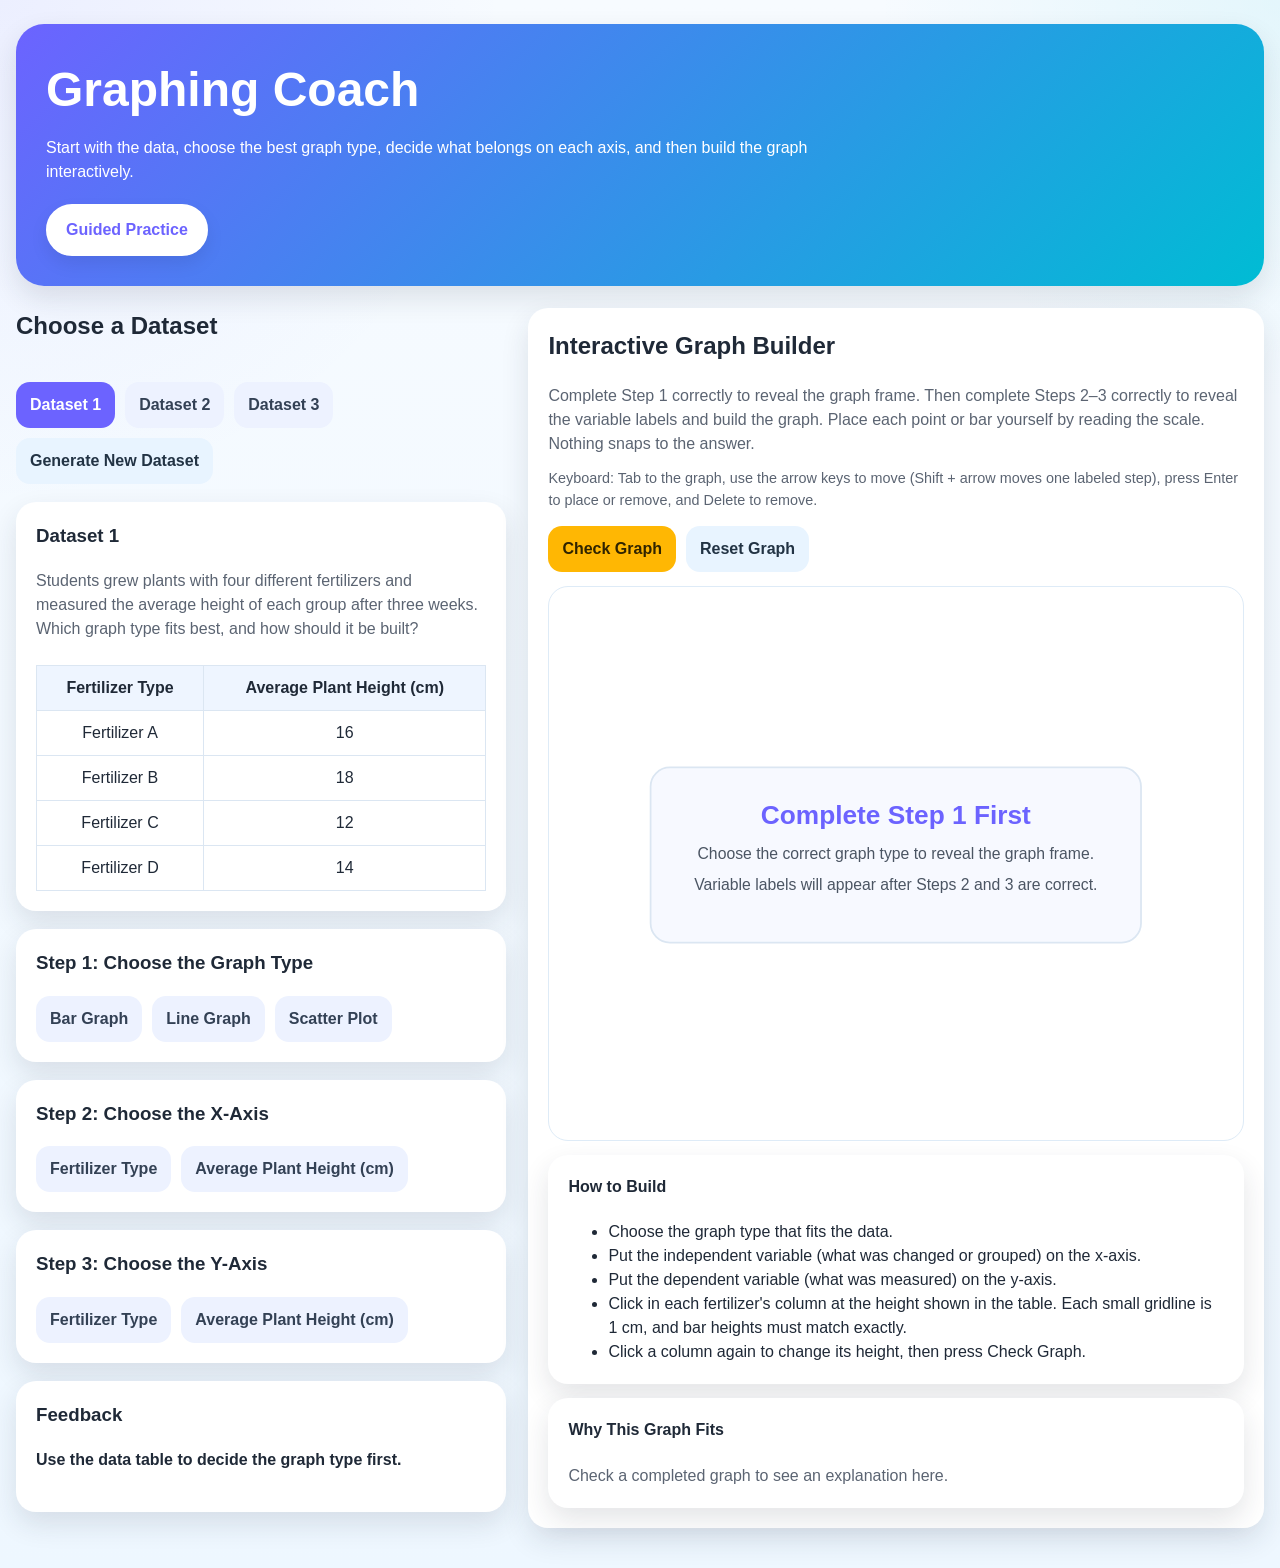
<file: index.html>
<!DOCTYPE html>
<html lang="en">
<head>
  <meta charset="UTF-8" />
  <meta name="viewport" content="width=device-width, initial-scale=1.0" />
  <title>Graphing Coach | Guided Practice</title>
  <link rel="stylesheet" href="style.css" />
</head>
<body>
  <div class="page">
    <header class="hero">
      <h1>Graphing Coach</h1>
      <p>
        Start with the data, choose the best graph type, decide what belongs on each axis,
        and then build the graph interactively.
      </p>

      <nav class="top-nav">
        <a class="nav-btn current" href="index.html">Guided Practice</a>
      </nav>
    </header>

    <main class="layout">
      <section class="panel left-panel">
        <h2>Choose a Dataset</h2>

        <div class="dataset-buttons" id="datasetControls">
          <div id="datasetButtons" class="dataset-buttons"></div>
          <button id="generateDatasetBtn" class="action-btn secondary" type="button">
            Generate New Dataset
          </button>
        </div>

        <div class="card">
          <h3 id="datasetTitle">Dataset</h3>
          <p id="datasetPrompt" class="muted"></p>
          <div class="table-wrap">
            <table id="dataTable"></table>
          </div>
        </div>

        <div class="card">
          <h3>Step 1: Choose the Graph Type</h3>
          <div id="graphTypeChoices" class="choice-group"></div>
        </div>

        <div class="card">
          <h3>Step 2: Choose the X-Axis</h3>
          <div id="xAxisChoices" class="choice-group"></div>
        </div>

        <div class="card">
          <h3>Step 3: Choose the Y-Axis</h3>
          <div id="yAxisChoices" class="choice-group"></div>
        </div>

        <div class="card">
          <h3>Feedback</h3>
          <div id="feedback" class="feedback" role="status" aria-live="polite">Select a dataset to begin.</div>
        </div>
      </section>

      <section class="panel right-panel">
        <div class="card">
          <h2>Interactive Graph Builder</h2>
          <p class="muted" id="graphInstructions">
            Complete Step 1 correctly to reveal the graph frame. Then complete Steps 2–3 correctly
            to reveal the variable labels and build the graph. Place each point or bar yourself by
            reading the scale. Nothing snaps to the answer.
          </p>
          <p class="muted keyboard-tip">
            Keyboard: Tab to the graph, use the arrow keys to move (Shift + arrow moves one labeled step),
            press Enter to place or remove, and Delete to remove.
          </p>

          <div class="graph-actions">
            <button id="checkGraphBtn" class="action-btn" type="button">Check Graph</button>
            <button id="resetGraphBtn" class="action-btn secondary" type="button">Reset Graph</button>
          </div>

          <div class="svg-wrap">
            <svg id="graphSvg" viewBox="0 0 760 600" tabindex="0" role="application"
              aria-label="Interactive graph area. Use the arrow keys to move the cursor and Enter to place or remove."
              aria-describedby="graphInstructions"></svg>
            <p id="graphStatus" class="sr-only" aria-live="polite"></p>
          </div>

          <div class="mini-card challenge-card" id="challengeCard" hidden>
            <h4>Interpret Your Graph</h4>
            <p class="muted challenge-progress" id="challengeProgress">Question 1 of 2</p>
            <p class="challenge-prompt" id="challengePrompt" tabindex="-1"></p>
            <div id="challengeChoices" class="choice-group"></div>
            <form id="challengeNumeric" class="numeric-answer" hidden>
              <label for="challengeInput" class="sr-only">Your answer</label>
              <input id="challengeInput" type="text" inputmode="decimal" autocomplete="off" />
              <span id="challengeUnit" class="muted"></span>
              <button id="challengeSubmit" class="action-btn" type="submit">Check Answer</button>
            </form>
            <div id="challengeFeedback" class="feedback" role="status" aria-live="polite"></div>
            <button id="challengeNextBtn" class="action-btn secondary" type="button" hidden>Next Question</button>
          </div>

          <div class="mini-card">
            <h4>How to Build</h4>
            <ul id="howToList"></ul>
          </div>

          <div class="mini-card" id="explanationCard">
            <h4>Why This Graph Fits</h4>
            <div id="explanationText" class="muted">
              Check a completed graph to see an explanation here.
            </div>
          </div>
        </div>
      </section>
    </main>
  </div>

  <script src="script.js"></script>
</body>
</html>
</file>
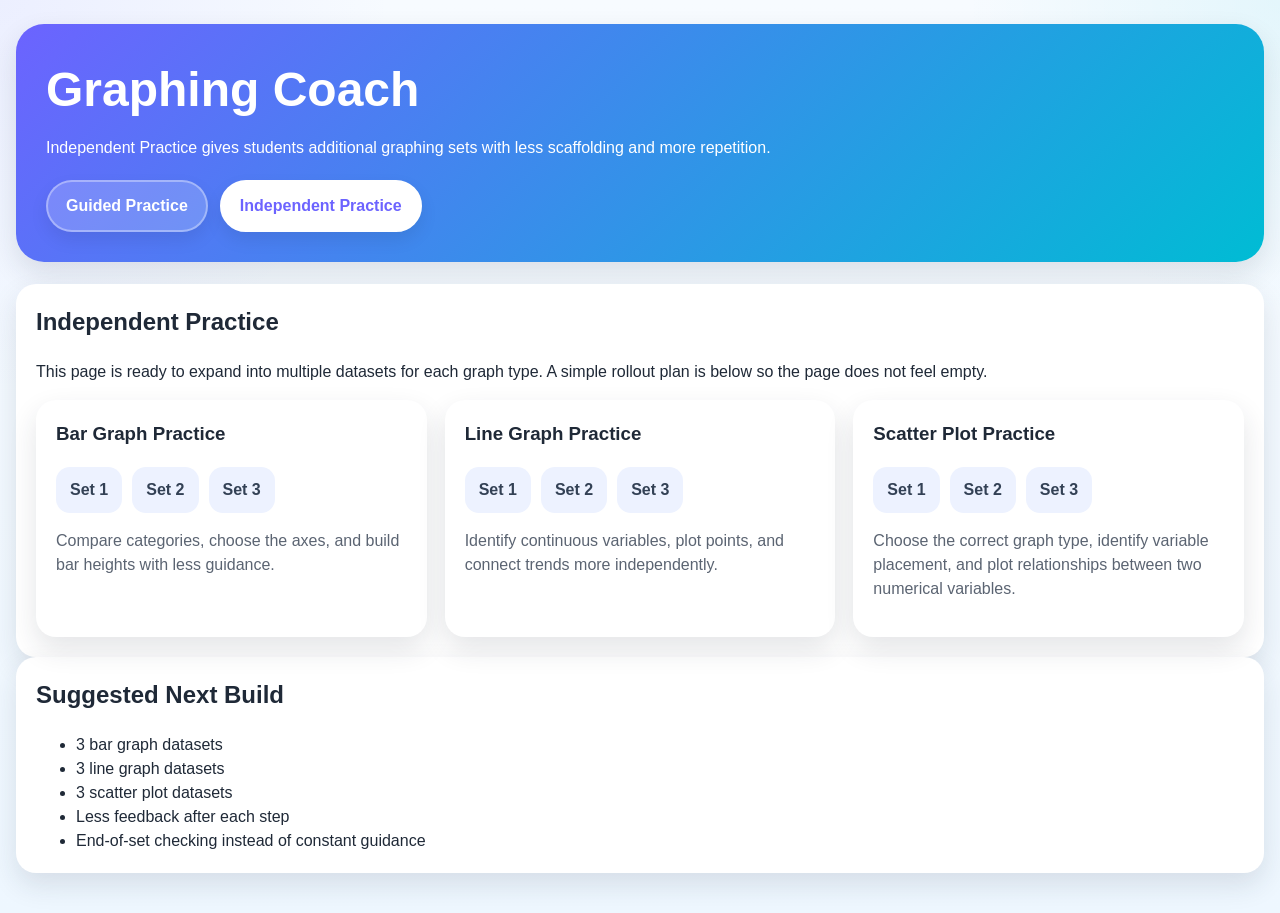
<file: version2.html>
<!DOCTYPE html>
<html lang="en">
<head>
  <meta charset="UTF-8" />
  <meta name="viewport" content="width=device-width, initial-scale=1.0" />
  <title>Graphing Coach | Independent Practice</title>
  <link rel="stylesheet" href="style.css" />
</head>
<body>
  <div class="page">
    <header class="hero">
      <h1>Graphing Coach</h1>
      <p>
        Independent Practice gives students additional graphing sets with less scaffolding and more repetition.
      </p>

      <nav class="top-nav">
        <a class="nav-btn" href="index.html">Guided Practice</a>
        <a class="nav-btn current" href="version2.html">Independent Practice</a>
      </nav>
    </header>

    <main class="single-panel">
      <section class="card">
        <h2>Independent Practice</h2>
        <p>
          This page is ready to expand into multiple datasets for each graph type. A simple rollout plan is below so the page does not feel empty.
        </p>

        <div class="practice-columns">
          <div class="mini-card">
            <h3>Bar Graph Practice</h3>
            <div class="practice-grid">
              <span class="practice-pill">Set 1</span>
              <span class="practice-pill">Set 2</span>
              <span class="practice-pill">Set 3</span>
            </div>
            <p class="muted">
              Compare categories, choose the axes, and build bar heights with less guidance.
            </p>
          </div>

          <div class="mini-card">
            <h3>Line Graph Practice</h3>
            <div class="practice-grid">
              <span class="practice-pill">Set 1</span>
              <span class="practice-pill">Set 2</span>
              <span class="practice-pill">Set 3</span>
            </div>
            <p class="muted">
              Identify continuous variables, plot points, and connect trends more independently.
            </p>
          </div>

          <div class="mini-card">
            <h3>Scatter Plot Practice</h3>
            <div class="practice-grid">
              <span class="practice-pill">Set 1</span>
              <span class="practice-pill">Set 2</span>
              <span class="practice-pill">Set 3</span>
            </div>
            <p class="muted">
              Choose the correct graph type, identify variable placement, and plot relationships between two numerical variables.
            </p>
          </div>
        </div>
      </section>

      <section class="card">
        <h2>Suggested Next Build</h2>
        <ul>
          <li>3 bar graph datasets</li>
          <li>3 line graph datasets</li>
          <li>3 scatter plot datasets</li>
          <li>Less feedback after each step</li>
          <li>End-of-set checking instead of constant guidance</li>
        </ul>
      </section>
    </main>
  </div>
</body>
</html>
</file>
<file: style.css>
:root {
  --bg: #f5fbff;
  --panel: #ffffff;
  --text: #1f2937;
  --muted: #5b6472;
  --purple: #6c63ff;
  --teal: #00bcd4;
  --pink: #ef476f;
  --gold: #ffb703;
  --green: #1f9d55;
  --red: #d64545;
  --shadow: 0 12px 28px rgba(31, 41, 55, 0.12);
  --radius: 20px;
}

* {
  box-sizing: border-box;
}

body {
  margin: 0;
  font-family: Arial, Helvetica, sans-serif;
  background:
    radial-gradient(circle at top left, rgba(108, 99, 255, 0.08), transparent 25%),
    radial-gradient(circle at top right, rgba(0, 188, 212, 0.08), transparent 20%),
    linear-gradient(180deg, #f7fbff 0%, #eef7ff 100%);
  color: var(--text);
  line-height: 1.5;
}

.page {
  width: min(1280px, calc(100% - 32px));
  margin: 0 auto;
  padding: 24px 0 40px;
}

.hero {
  background: linear-gradient(135deg, var(--purple), var(--teal));
  color: white;
  border-radius: 28px;
  padding: 30px;
  box-shadow: var(--shadow);
}

.hero h1 {
  margin: 0 0 10px;
  font-size: clamp(2rem, 4vw, 3rem);
}

.hero p {
  margin: 0;
  max-width: 780px;
}

.top-nav {
  margin-top: 20px;
  display: flex;
  gap: 12px;
  flex-wrap: wrap;
}

.nav-btn {
  text-decoration: none;
  background: rgba(255, 255, 255, 0.18);
  color: white;
  padding: 12px 18px;
  border-radius: 999px;
  font-weight: 800;
  border: 2px solid rgba(255, 255, 255, 0.35);
  box-shadow: 0 8px 18px rgba(0, 0, 0, 0.08);
}

.nav-btn.current {
  background: white;
  color: var(--purple);
  border-color: white;
}

.layout {
  margin-top: 22px;
  display: grid;
  grid-template-columns: minmax(0, 0.8fr) minmax(0, 1.2fr);
  gap: 22px;
}

.single-panel {
  margin-top: 22px;
}

@media (max-width: 980px) {
  .layout {
    grid-template-columns: 1fr;
  }

  .page {
    width: min(100%, calc(100% - 24px));
  }
}

.panel {
  display: grid;
  gap: 18px;
  align-content: start;
}

.card,
.mini-card {
  background: var(--panel);
  border-radius: var(--radius);
  padding: 20px;
  box-shadow: var(--shadow);
}

h2, h3, h4 {
  margin-top: 0;
}

.muted {
  color: var(--muted);
}

.dataset-buttons,
.choice-group,
.graph-actions,
.practice-grid {
  display: flex;
  gap: 10px;
  flex-wrap: wrap;
}

button {
  font: inherit;
}

.dataset-btn,
.choice-btn,
.action-btn,
.practice-pill {
  border: none;
  cursor: pointer;
  border-radius: 14px;
  padding: 11px 14px;
  font-weight: 700;
  transition: transform 0.15s ease, box-shadow 0.15s ease;
}

.dataset-btn,
.choice-btn,
.practice-pill {
  background: #edf2ff;
  color: #334155;
}

.dataset-btn.active,
.choice-btn.active {
  background: var(--purple);
  color: white;
}

.action-btn {
  background: var(--gold);
  color: #302400;
}

.action-btn.secondary {
  background: #e8f4ff;
  color: #234;
}

.dataset-btn:hover,
.choice-btn:hover,
.action-btn:hover,
.nav-btn:hover,
.practice-pill:hover {
  transform: translateY(-1px);
}

.table-wrap {
  overflow-x: auto;
}

table {
  width: 100%;
  border-collapse: collapse;
  margin-top: 8px;
}

th, td {
  border: 1px solid #dbe6f2;
  padding: 10px 12px;
  text-align: center;
}

th {
  background: #eef5ff;
}

.feedback {
  min-height: 44px;
  font-weight: 700;
}

.feedback.good {
  color: var(--green);
}

.feedback.bad {
  color: var(--red);
}

.svg-wrap {
  background: white;
  border: 1px solid #deebf7;
  border-radius: 20px;
  padding: 14px;
  margin-top: 14px;
}

#graphSvg {
  width: 100%;
  height: auto;
  display: block;
  background: white;
  border-radius: 12px;
}

ul {
  margin-bottom: 0;
}

.practice-columns {
  display: grid;
  grid-template-columns: repeat(3, 1fr);
  gap: 18px;
  margin-top: 14px;
}

@media (max-width: 980px) {
  .practice-columns {
    grid-template-columns: 1fr;
  }
}

/* ---------- Graph building, feedback tags, interpretation ---------- */

.sr-only {
  position: absolute;
  width: 1px;
  height: 1px;
  padding: 0;
  margin: -1px;
  overflow: hidden;
  clip: rect(0, 0, 0, 0);
  white-space: nowrap;
  border: 0;
}

button:focus-visible,
a:focus-visible,
input:focus-visible,
#graphSvg:focus-visible,
.challenge-prompt:focus-visible {
  outline: 3px solid var(--purple);
  outline-offset: 2px;
}

#graphSvg.building {
  cursor: crosshair;
}

.card > .mini-card {
  margin-top: 14px;
}

.keyboard-tip {
  font-size: 0.9rem;
  margin-top: -4px;
}

.feedback-tag {
  display: inline-block;
  margin-right: 8px;
  padding: 2px 10px;
  border-radius: 999px;
  font-size: 0.75rem;
  letter-spacing: 0.04em;
  text-transform: uppercase;
  vertical-align: 1px;
  background: #edf2ff;
  color: var(--purple);
}

.feedback.good .feedback-tag {
  background: #e3f6ea;
  color: var(--green);
}

.feedback.bad .feedback-tag {
  background: #fdecec;
  color: var(--red);
}

.challenge-card {
  border: 2px solid rgba(108, 99, 255, 0.25);
}

.challenge-progress {
  margin: 0 0 4px;
  font-size: 0.9rem;
}

.challenge-prompt {
  font-weight: 700;
  margin-top: 0;
}

.numeric-answer {
  display: flex;
  align-items: center;
  gap: 10px;
  flex-wrap: wrap;
}

.numeric-answer input {
  font: inherit;
  width: 8rem;
  padding: 10px 12px;
  border: 2px solid #dbe6f2;
  border-radius: 12px;
}

.choice-btn.correct {
  background: var(--green);
  color: white;
}

.choice-btn:disabled,
.action-btn:disabled {
  cursor: default;
  transform: none;
}

.choice-btn:disabled:not(.correct),
.action-btn:disabled {
  opacity: 0.6;
}

#challengeChoices {
  margin-bottom: 12px;
}

#challengeFeedback {
  margin-top: 12px;
}

#challengeNextBtn {
  margin-top: 8px;
}

[hidden] {
  display: none !important;
}

/* Give the graph as much width as possible on small screens. */
@media (max-width: 600px) {
  .svg-wrap {
    padding: 6px;
    margin-left: -8px;
    margin-right: -8px;
  }

  .card {
    padding: 16px;
  }
}
</file>
